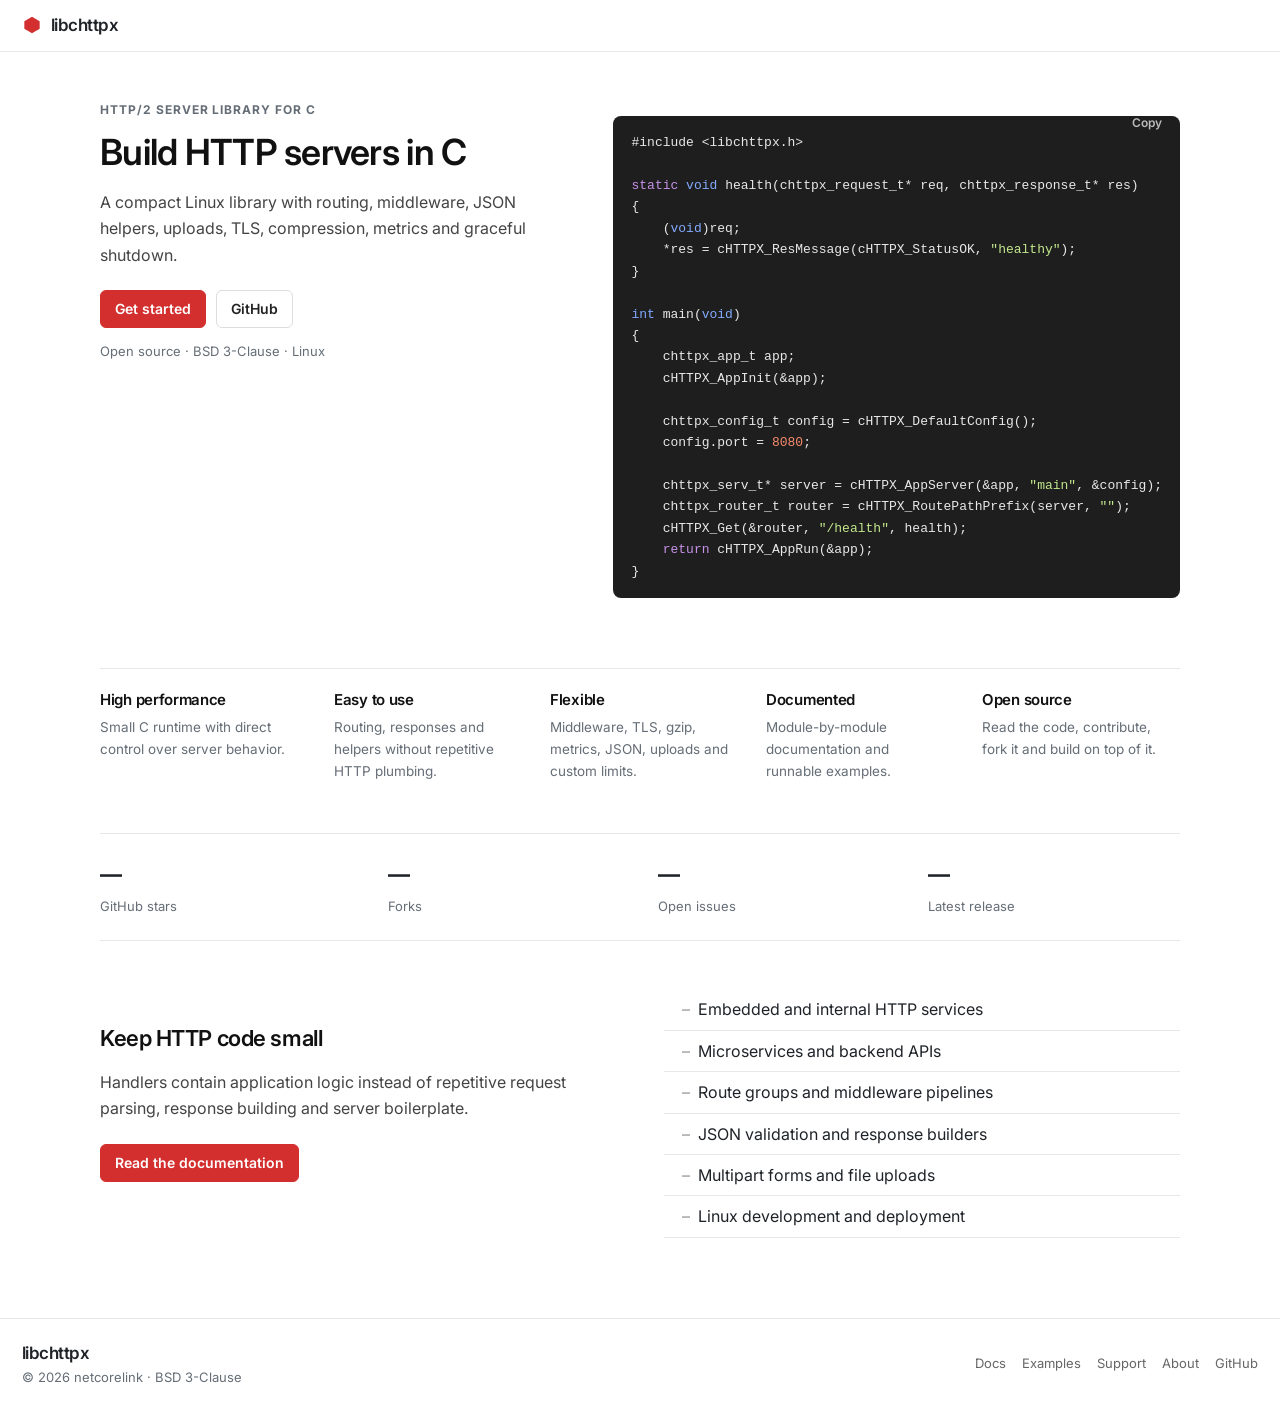
<file: docs/site/index.html>
<!doctype html>
<html lang="en">
<head>
  <meta charset="utf-8">
  <meta name="viewport" content="width=device-width, initial-scale=1">
  <title>libchttpx — HTTP servers in C</title>
  <meta name="description" content="libchttpx is a compact HTTP/2 server library for C on Linux.">
  <link rel="stylesheet" href="styles.css">
  <script src="app.js" defer></script>
</head>
<body>
  <header class="site-header">
    <a class="brand" href="index.html">
      <svg class="brand-mark" viewBox="0 0 24 24" aria-hidden="true"><path fill="#d32f2f" d="M12 2.2 21.2 7.5v9L12 21.8 2.8 16.5v-9L12 2.2z"/></svg>
      libchttpx
    </a>
    <button class="menu-button" type="button" aria-label="Open navigation" aria-expanded="false" data-menu-button>
      <span></span><span></span><span></span>
    </button>
    <nav class="site-menu" data-nav-links aria-label="Main navigation">
      <a href="index.html" data-nav-link>Home</a>
      <a href="docs.html" data-nav-link>Docs</a>
      <a href="examples.html" data-nav-link>Examples</a>
      <a href="blog.html" data-nav-link>Blog</a>
      <a href="support.html" data-nav-link>Support</a>
      <a href="about.html" data-nav-link>About</a>
      <a href="https://github.com/netcorelink/libchttpx">GitHub</a>
    </nav>
  </header>

  <main class="home">
    <section class="hero-grid">
      <div>
        <p class="eyebrow">HTTP/2 server library for C</p>
        <h1>Build HTTP servers in C</h1>
        <p class="lead">
          A compact Linux library with routing, middleware, JSON helpers, uploads,
          TLS, compression, metrics and graceful shutdown.
        </p>
        <div class="hero-actions">
          <a class="btn btn-primary" href="docs.html">Get started</a>
          <a class="btn" href="https://github.com/netcorelink/libchttpx">GitHub</a>
        </div>
        <p class="meta-line">Open source · BSD 3-Clause · Linux</p>
      </div>

      <div class="code-card">
        <div class="code-card-header">
          <button class="copy-button" type="button" data-copy-target="hero-code">Copy</button>
        </div>
        <pre id="hero-code"><code>#include &lt;libchttpx.h&gt;

static void health(chttpx_request_t* req, chttpx_response_t* res)
{
    (void)req;
    *res = cHTTPX_ResMessage(cHTTPX_StatusOK, "healthy");
}

int main(void)
{
    chttpx_app_t app;
    cHTTPX_AppInit(&amp;app);

    chttpx_config_t config = cHTTPX_DefaultConfig();
    config.port = 8080;

    chttpx_serv_t* server = cHTTPX_AppServer(&amp;app, "main", &amp;config);
    chttpx_router_t router = cHTTPX_RoutePathPrefix(server, "");
    cHTTPX_Get(&amp;router, "/health", health);
    return cHTTPX_AppRun(&amp;app);
}</code></pre>
      </div>
    </section>

    <section class="feature-grid" aria-label="Features">
      <article class="feature">
        <h3>High performance</h3>
        <p>Small C runtime with direct control over server behavior.</p>
      </article>
      <article class="feature">
        <h3>Easy to use</h3>
        <p>Routing, responses and helpers without repetitive HTTP plumbing.</p>
      </article>
      <article class="feature">
        <h3>Flexible</h3>
        <p>Middleware, TLS, gzip, metrics, JSON, uploads and custom limits.</p>
      </article>
      <article class="feature">
        <h3>Documented</h3>
        <p>Module-by-module documentation and runnable examples.</p>
      </article>
      <article class="feature">
        <h3>Open source</h3>
        <p>Read the code, contribute, fork it and build on top of it.</p>
      </article>
    </section>

    <section class="stats-wrap">
      <div class="stats-grid">
        <div class="stat">
          <span class="stat-value" data-repo-stat="stars">—</span>
          <span class="stat-label">GitHub stars</span>
        </div>
        <div class="stat">
          <span class="stat-value" data-repo-stat="forks">—</span>
          <span class="stat-label">Forks</span>
        </div>
        <div class="stat">
          <span class="stat-value" data-repo-stat="issues">—</span>
          <span class="stat-label">Open issues</span>
        </div>
        <div class="stat">
          <span class="stat-value" data-repo-stat="release">—</span>
          <span class="stat-label">Latest release</span>
        </div>
      </div>
    </section>

    <section class="two-column">
      <div>
        <h2>Keep HTTP code small</h2>
        <p class="section-copy">
          Handlers contain application logic instead of repetitive request
          parsing, response building and server boilerplate.
        </p>
        <div class="hero-actions">
          <a class="btn btn-primary" href="docs.html">Read the documentation</a>
        </div>
      </div>
      <ul class="check-list">
        <li>Embedded and internal HTTP services</li>
        <li>Microservices and backend APIs</li>
        <li>Route groups and middleware pipelines</li>
        <li>JSON validation and response builders</li>
        <li>Multipart forms and file uploads</li>
        <li>Linux development and deployment</li>
      </ul>
    </section>
  </main>

  <footer class="site-footer">
    <div class="footer-row">
      <div>
        <a class="brand" href="index.html">libchttpx</a>
        <div class="footer-copy">© <span data-year></span> netcorelink · BSD 3-Clause</div>
      </div>
      <div class="footer-links">
        <a href="docs.html">Docs</a>
        <a href="examples.html">Examples</a>
        <a href="support.html">Support</a>
        <a href="about.html">About</a>
        <a href="https://github.com/netcorelink/libchttpx">GitHub</a>
      </div>
    </div>
  </footer>
</body>
</html>
</file>
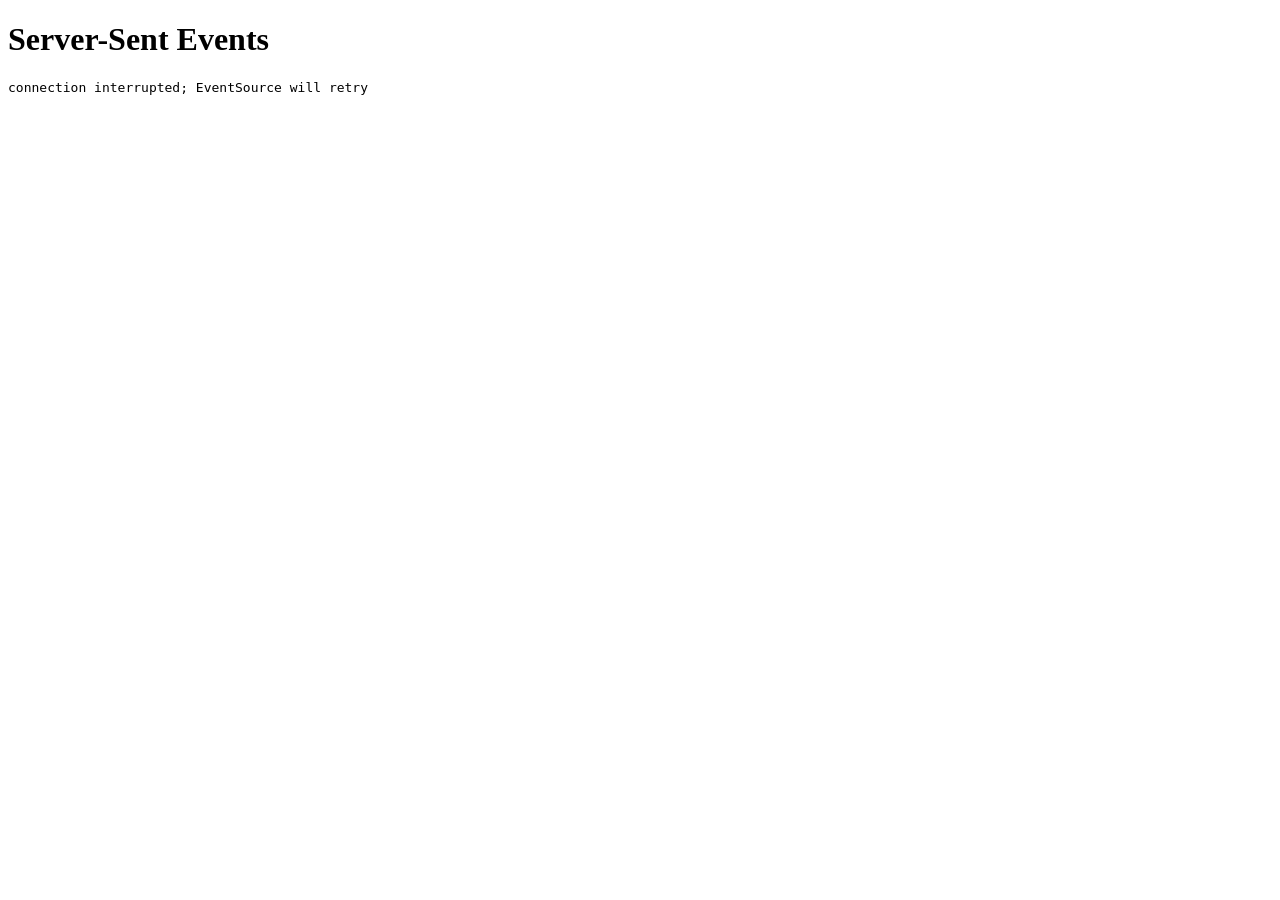
<file: example/sse_client.html>
<!doctype html>
<html lang="en">
<head>
    <meta charset="utf-8">
    <title>libchttpx SSE example</title>
</head>
<body>
    <h1>Server-Sent Events</h1>
    <pre id="events"></pre>
    <script>
        const output = document.getElementById("events");
        const source = new EventSource("http://localhost:8080/events");

        source.addEventListener("progress", (event) => {
            output.textContent += `#${event.lastEventId} ${event.data}\n`;
        });

        source.onerror = () => {
            output.textContent += "connection interrupted; EventSource will retry\n";
        };
    </script>
</body>
</html>
</file>
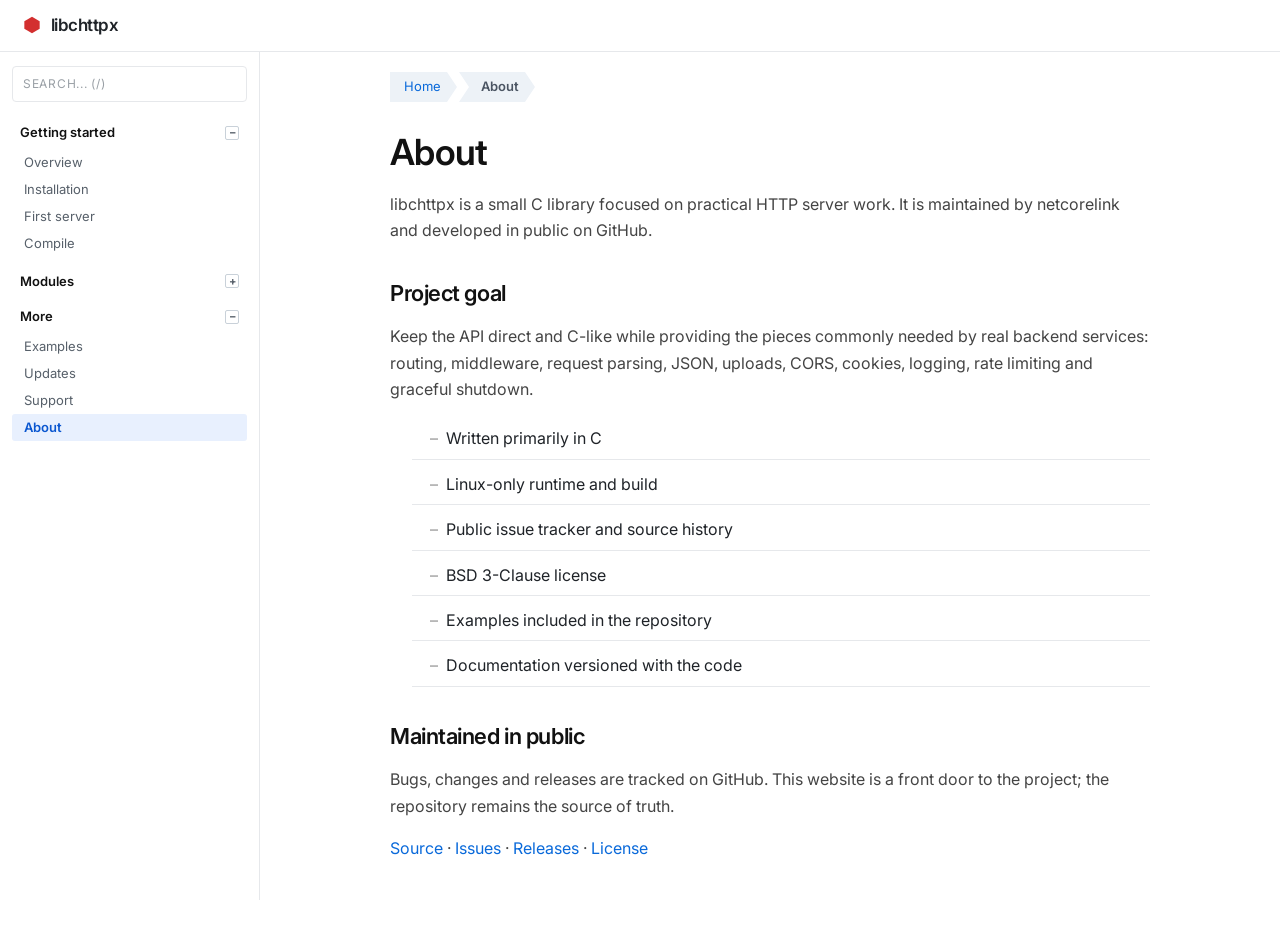
<file: docs/site/about.html>
<!doctype html>
<html lang="en">
<head>
  <meta charset="utf-8">
  <meta name="viewport" content="width=device-width, initial-scale=1">
  <title>About — libchttpx</title>
  <meta name="description" content="About libchttpx and the project goals.">
  <link rel="stylesheet" href="styles.css">
  <script src="app.js" defer></script>
</head>
<body>
  <header class="site-header">
    <a class="brand" href="index.html">
      <svg class="brand-mark" viewBox="0 0 24 24" aria-hidden="true"><path fill="#d32f2f" d="M12 2.2 21.2 7.5v9L12 21.8 2.8 16.5v-9L12 2.2z"/></svg>
      libchttpx
    </a>
    <button class="menu-button" type="button" aria-label="Open navigation" aria-expanded="false" data-menu-button>
      <span></span><span></span><span></span>
    </button>
    <nav class="site-menu" data-nav-links aria-label="Main navigation">
      <a href="index.html" data-nav-link>Home</a>
      <a href="docs.html" data-nav-link>Docs</a>
      <a href="examples.html" data-nav-link>Examples</a>
      <a href="blog.html" data-nav-link>Blog</a>
      <a href="support.html" data-nav-link>Support</a>
      <a href="about.html" data-nav-link>About</a>
      <a href="https://github.com/netcorelink/libchttpx">GitHub</a>
    </nav>
  </header>

  <div class="docs-frame">
    <aside class="docs-sidebar" data-docs-sidebar aria-label="Documentation"></aside>
    <main class="docs-main">
      <article class="docs-article">
        <nav class="crumbs" aria-label="Breadcrumb">
          <a href="index.html">Home</a>
          <span class="crumb crumb-current">About</span>
        </nav>

        <h1>About</h1>
        <p>
          libchttpx is a small C library focused on practical HTTP server work.
          It is maintained by netcorelink and developed in public on GitHub.
        </p>

        <h2>Project goal</h2>
        <p>
          Keep the API direct and C-like while providing the pieces commonly needed
          by real backend services: routing, middleware, request parsing, JSON,
          uploads, CORS, cookies, logging, rate limiting and graceful shutdown.
        </p>
        <ul class="check-list">
          <li>Written primarily in C</li>
          <li>Linux-only runtime and build</li>
          <li>Public issue tracker and source history</li>
          <li>BSD 3-Clause license</li>
          <li>Examples included in the repository</li>
          <li>Documentation versioned with the code</li>
        </ul>

        <h2>Maintained in public</h2>
        <p>
          Bugs, changes and releases are tracked on GitHub. This website is a
          front door to the project; the repository remains the source of truth.
        </p>
        <p>
          <a href="https://github.com/netcorelink/libchttpx">Source</a> ·
          <a href="https://github.com/netcorelink/libchttpx/issues">Issues</a> ·
          <a href="https://github.com/netcorelink/libchttpx/releases">Releases</a> ·
          <a href="https://github.com/netcorelink/libchttpx/blob/main/LICENSE">License</a>
        </p>
      </article>
    </main>
  </div>
</body>
</html>
</file>
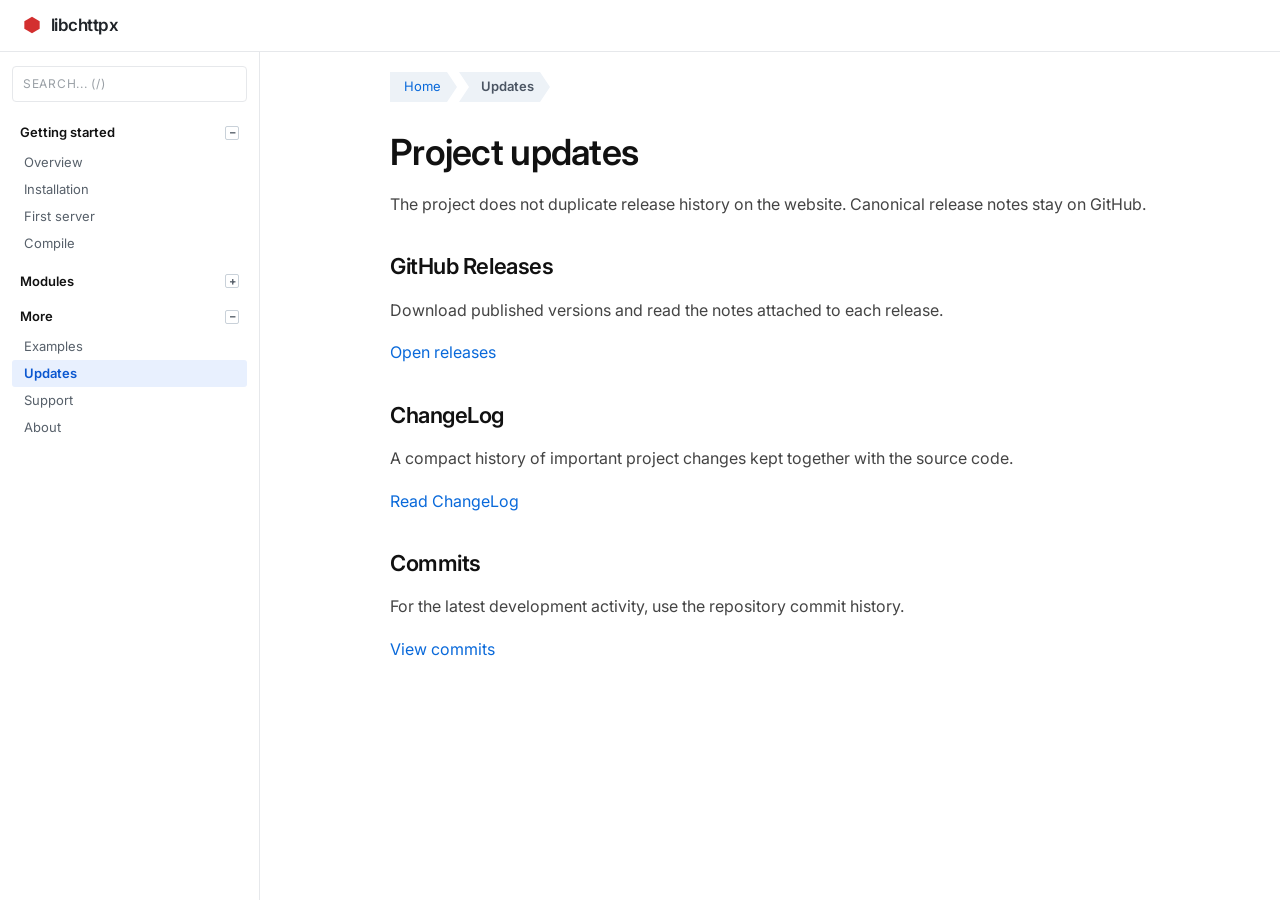
<file: docs/site/blog.html>
<!doctype html>
<html lang="en">
<head>
  <meta charset="utf-8">
  <meta name="viewport" content="width=device-width, initial-scale=1">
  <title>Project updates — libchttpx</title>
  <meta name="description" content="Release notes and project updates for libchttpx.">
  <link rel="stylesheet" href="styles.css">
  <script src="app.js" defer></script>
</head>
<body>
  <header class="site-header">
    <a class="brand" href="index.html">
      <svg class="brand-mark" viewBox="0 0 24 24" aria-hidden="true"><path fill="#d32f2f" d="M12 2.2 21.2 7.5v9L12 21.8 2.8 16.5v-9L12 2.2z"/></svg>
      libchttpx
    </a>
    <button class="menu-button" type="button" aria-label="Open navigation" aria-expanded="false" data-menu-button>
      <span></span><span></span><span></span>
    </button>
    <nav class="site-menu" data-nav-links aria-label="Main navigation">
      <a href="index.html" data-nav-link>Home</a>
      <a href="docs.html" data-nav-link>Docs</a>
      <a href="examples.html" data-nav-link>Examples</a>
      <a href="blog.html" data-nav-link>Blog</a>
      <a href="support.html" data-nav-link>Support</a>
      <a href="about.html" data-nav-link>About</a>
      <a href="https://github.com/netcorelink/libchttpx">GitHub</a>
    </nav>
  </header>

  <div class="docs-frame">
    <aside class="docs-sidebar" data-docs-sidebar aria-label="Documentation"></aside>
    <main class="docs-main">
      <article class="docs-article">
        <nav class="crumbs" aria-label="Breadcrumb">
          <a href="index.html">Home</a>
          <span class="crumb crumb-current">Updates</span>
        </nav>

        <h1>Project updates</h1>
        <p>
          The project does not duplicate release history on the website.
          Canonical release notes stay on GitHub.
        </p>

        <h2>GitHub Releases</h2>
        <p>Download published versions and read the notes attached to each release.</p>
        <p><a href="https://github.com/netcorelink/libchttpx/releases">Open releases</a></p>

        <h2>ChangeLog</h2>
        <p>A compact history of important project changes kept together with the source code.</p>
        <p><a href="https://github.com/netcorelink/libchttpx/blob/main/ChangeLog">Read ChangeLog</a></p>

        <h2>Commits</h2>
        <p>For the latest development activity, use the repository commit history.</p>
        <p><a href="https://github.com/netcorelink/libchttpx/commits/main/">View commits</a></p>
      </article>
    </main>
  </div>
</body>
</html>
</file>
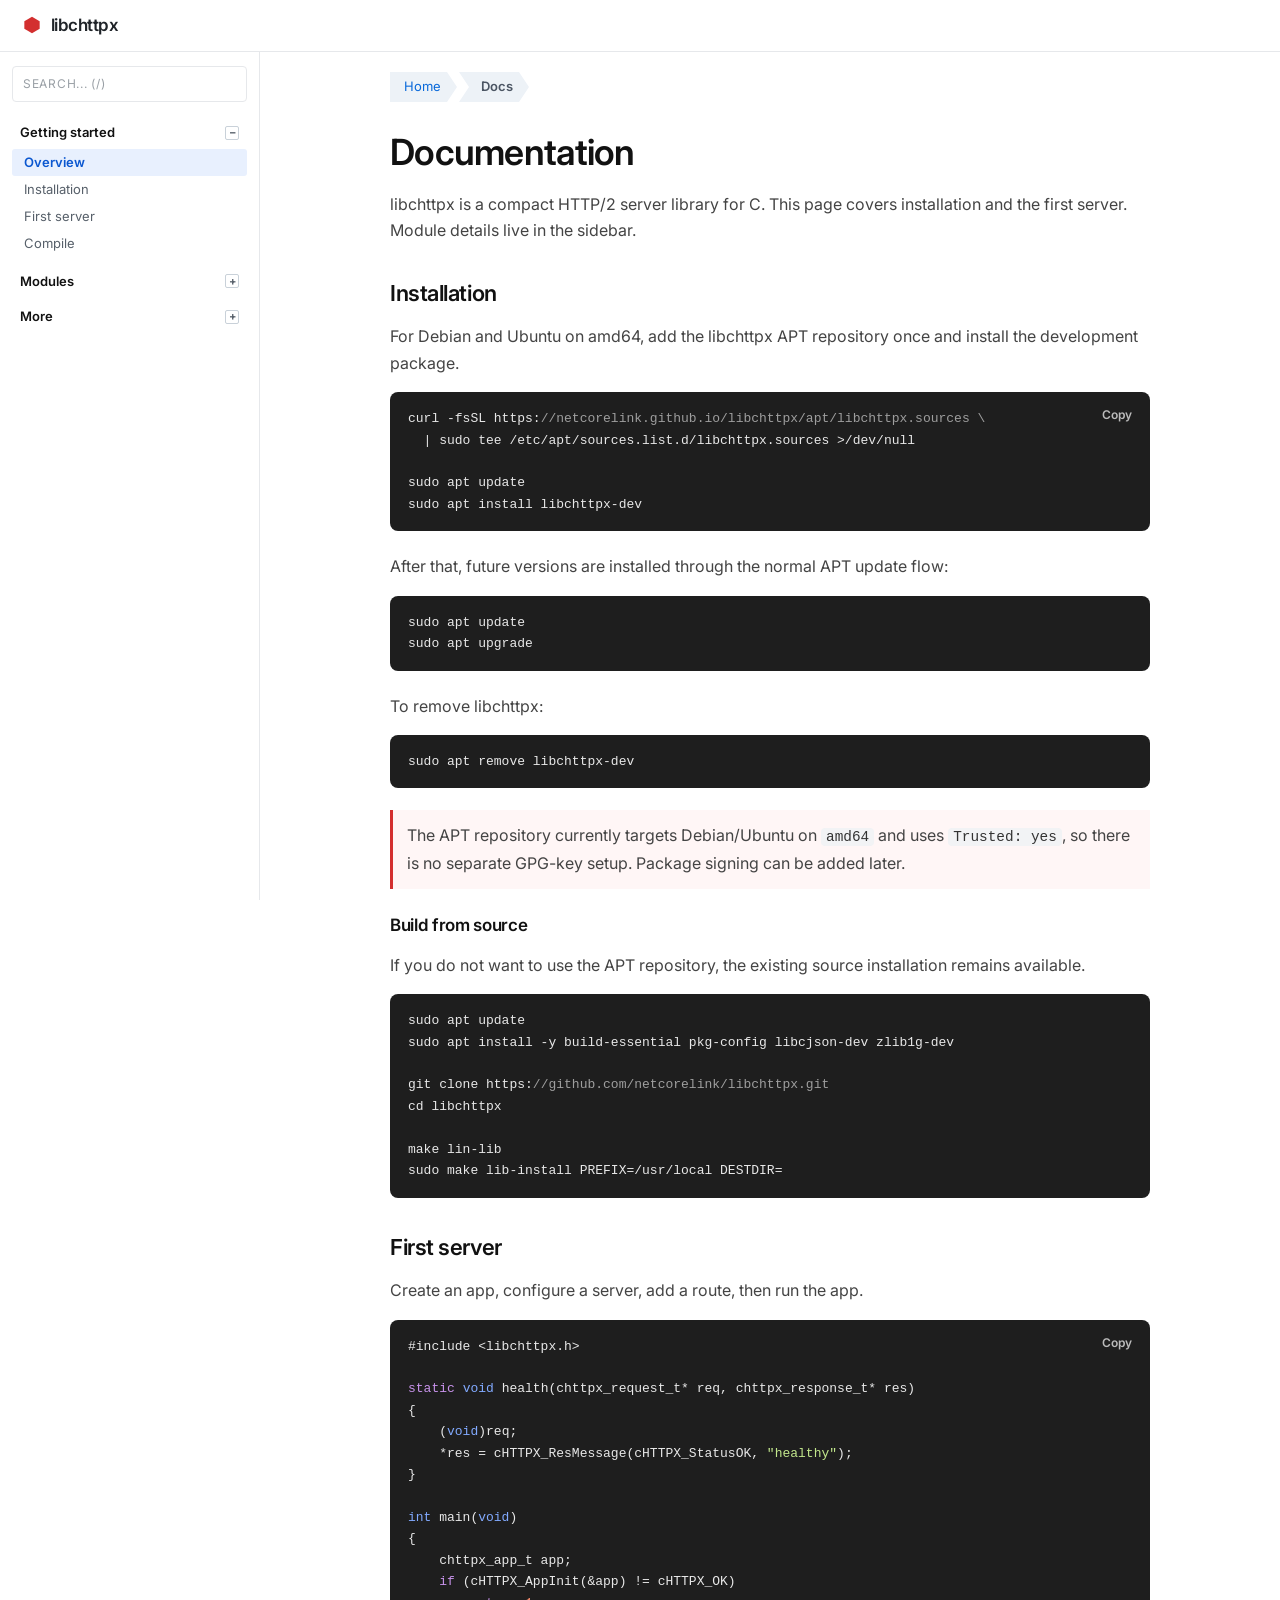
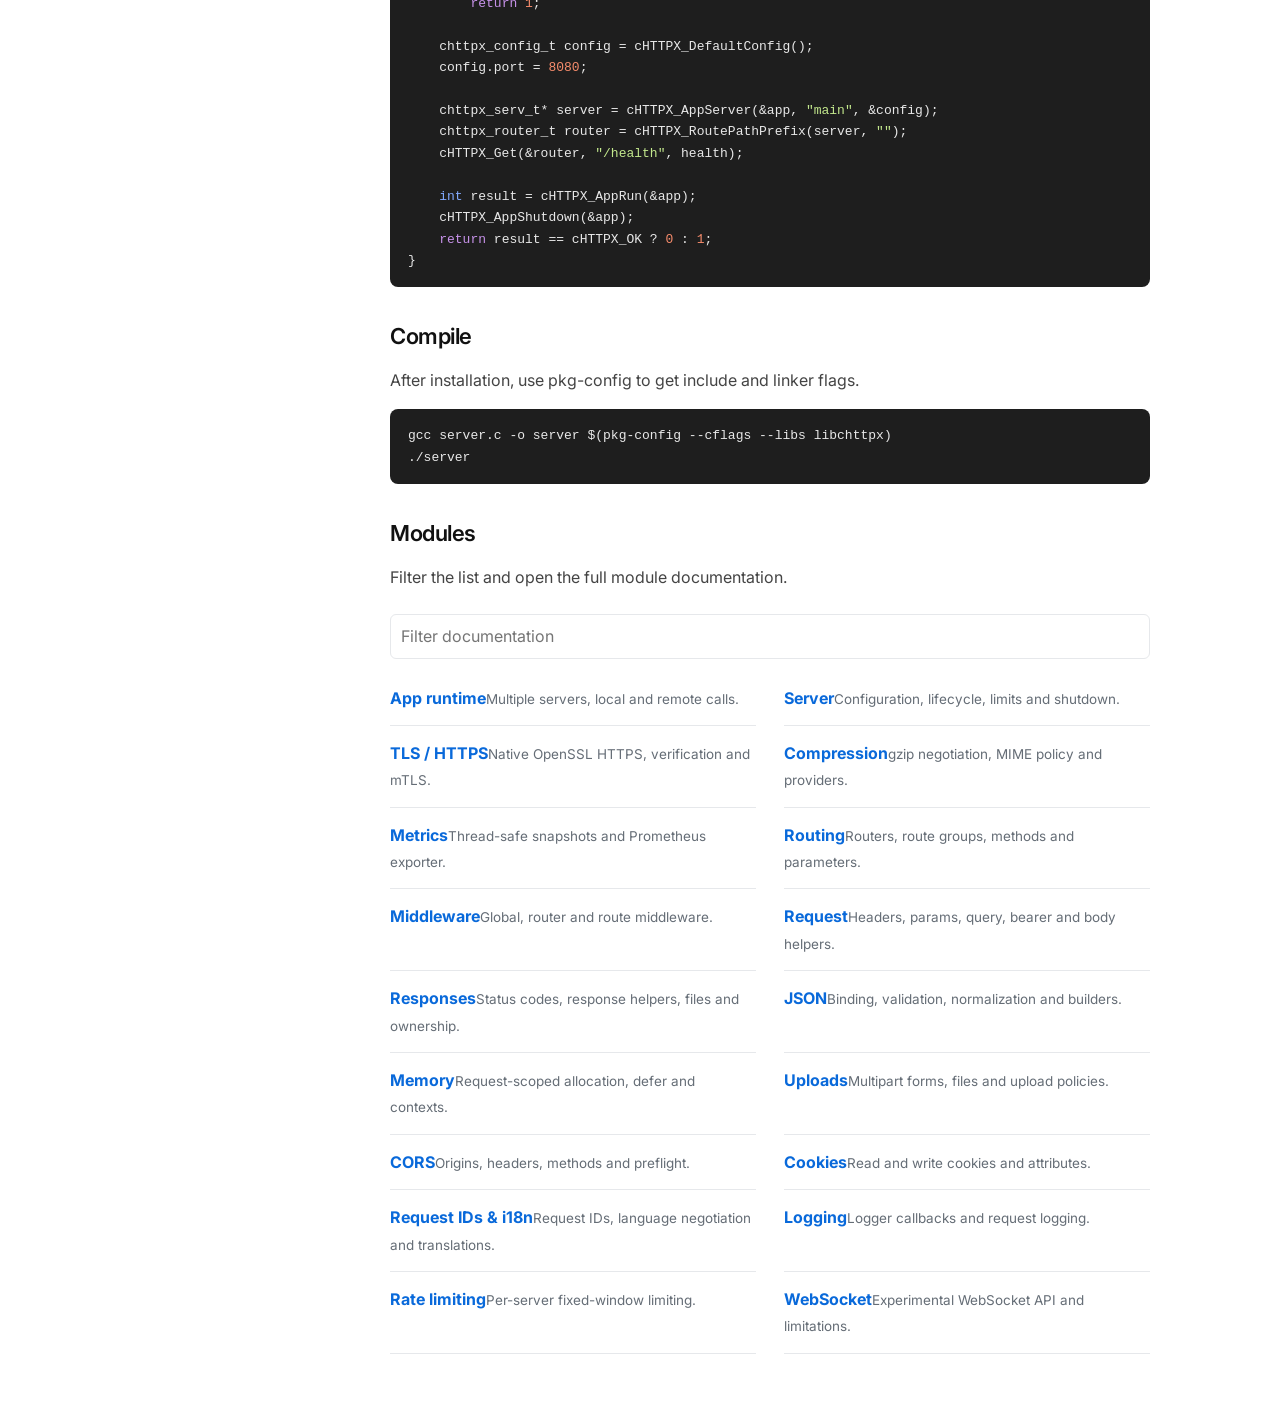
<file: docs/site/docs.html>
<!doctype html>
<html lang="en">
<head>
  <meta charset="utf-8">
  <meta name="viewport" content="width=device-width, initial-scale=1">
  <title>Documentation — libchttpx</title>
  <meta name="description" content="Getting started and module documentation for libchttpx.">
  <link rel="stylesheet" href="styles.css">
  <script src="app.js" defer></script>
</head>
<body>
  <header class="site-header">
    <a class="brand" href="index.html">
      <svg class="brand-mark" viewBox="0 0 24 24" aria-hidden="true"><path fill="#d32f2f" d="M12 2.2 21.2 7.5v9L12 21.8 2.8 16.5v-9L12 2.2z"/></svg>
      libchttpx
    </a>
    <button class="menu-button" type="button" aria-label="Open navigation" aria-expanded="false" data-menu-button>
      <span></span><span></span><span></span>
    </button>
    <nav class="site-menu" data-nav-links aria-label="Main navigation">
      <a href="index.html" data-nav-link>Home</a>
      <a href="docs.html" data-nav-link>Docs</a>
      <a href="examples.html" data-nav-link>Examples</a>
      <a href="blog.html" data-nav-link>Blog</a>
      <a href="support.html" data-nav-link>Support</a>
      <a href="about.html" data-nav-link>About</a>
      <a href="https://github.com/netcorelink/libchttpx">GitHub</a>
    </nav>
  </header>

  <div class="docs-frame">
    <aside class="docs-sidebar" data-docs-sidebar aria-label="Documentation"></aside>

    <main class="docs-main">
      <article class="docs-article">
        <nav class="crumbs" aria-label="Breadcrumb">
          <a href="index.html">Home</a>
          <span class="crumb crumb-current">Docs</span>
        </nav>

        <h1>Documentation</h1>
        <p>
          libchttpx is a compact HTTP/2 server library for C. This page covers
          installation and the first server. Module details live in the sidebar.
        </p>

        <h2 id="install">Installation</h2>
        <p>For Debian and Ubuntu on amd64, add the libchttpx APT repository once and install the development package.</p>
        <div class="code-card">
          <div class="code-card-header">
            <button class="copy-button" type="button" data-copy-target="install-code">Copy</button>
          </div>
          <pre id="install-code"><code>curl -fsSL https://netcorelink.github.io/libchttpx/apt/libchttpx.sources \
  | sudo tee /etc/apt/sources.list.d/libchttpx.sources >/dev/null

sudo apt update
sudo apt install libchttpx-dev</code></pre>
        </div>

        <p>After that, future versions are installed through the normal APT update flow:</p>
        <pre id="update-code"><code>sudo apt update
sudo apt upgrade</code></pre>

        <p>To remove libchttpx:</p>
        <pre id="remove-code"><code>sudo apt remove libchttpx-dev</code></pre>

        <p class="notice">The APT repository currently targets Debian/Ubuntu on <code>amd64</code> and uses <code>Trusted: yes</code>, so there is no separate GPG-key setup. Package signing can be added later.</p>

        <h3>Build from source</h3>
        <p>If you do not want to use the APT repository, the existing source installation remains available.</p>
        <pre id="source-install-code"><code>sudo apt update
sudo apt install -y build-essential pkg-config libcjson-dev zlib1g-dev

git clone https://github.com/netcorelink/libchttpx.git
cd libchttpx

make lin-lib
sudo make lib-install PREFIX=/usr/local DESTDIR=</code></pre>

        <h2 id="first-server">First server</h2>
        <p>Create an app, configure a server, add a route, then run the app.</p>
        <div class="code-card">
          <div class="code-card-header">
            <button class="copy-button" type="button" data-copy-target="first-server-code">Copy</button>
          </div>
          <pre id="first-server-code"><code>#include &lt;libchttpx.h&gt;

static void health(chttpx_request_t* req, chttpx_response_t* res)
{
    (void)req;
    *res = cHTTPX_ResMessage(cHTTPX_StatusOK, "healthy");
}

int main(void)
{
    chttpx_app_t app;
    if (cHTTPX_AppInit(&amp;app) != cHTTPX_OK)
        return 1;

    chttpx_config_t config = cHTTPX_DefaultConfig();
    config.port = 8080;

    chttpx_serv_t* server = cHTTPX_AppServer(&amp;app, "main", &amp;config);
    chttpx_router_t router = cHTTPX_RoutePathPrefix(server, "");
    cHTTPX_Get(&amp;router, "/health", health);

    int result = cHTTPX_AppRun(&amp;app);
    cHTTPX_AppShutdown(&amp;app);
    return result == cHTTPX_OK ? 0 : 1;
}</code></pre>
        </div>

        <h2 id="compile">Compile</h2>
        <p>After installation, use pkg-config to get include and linker flags.</p>
        <pre id="compile-code"><code>gcc server.c -o server $(pkg-config --cflags --libs libchttpx)
./server</code></pre>

        <h2 id="modules">Modules</h2>
        <p>Filter the list and open the full module documentation.</p>
        <input class="search-box" type="search" placeholder="Filter documentation" aria-label="Filter documentation" data-doc-filter>

        <div class="module-grid">
          <a class="module-link" data-doc-item href="module.html?name=app"><strong>App runtime</strong><span>Multiple servers, local and remote calls.</span></a>
          <a class="module-link" data-doc-item href="module.html?name=server"><strong>Server</strong><span>Configuration, lifecycle, limits and shutdown.</span></a>
          <a class="module-link" data-doc-item href="module.html?name=tls"><strong>TLS / HTTPS</strong><span>Native OpenSSL HTTPS, verification and mTLS.</span></a>
          <a class="module-link" data-doc-item href="module.html?name=compression"><strong>Compression</strong><span>gzip negotiation, MIME policy and providers.</span></a>
          <a class="module-link" data-doc-item href="module.html?name=metrics"><strong>Metrics</strong><span>Thread-safe snapshots and Prometheus exporter.</span></a>
          <a class="module-link" data-doc-item href="module.html?name=routing"><strong>Routing</strong><span>Routers, route groups, methods and parameters.</span></a>
          <a class="module-link" data-doc-item href="module.html?name=middleware"><strong>Middleware</strong><span>Global, router and route middleware.</span></a>
          <a class="module-link" data-doc-item href="module.html?name=request"><strong>Request</strong><span>Headers, params, query, bearer and body helpers.</span></a>
          <a class="module-link" data-doc-item href="module.html?name=responses"><strong>Responses</strong><span>Status codes, response helpers, files and ownership.</span></a>
          <a class="module-link" data-doc-item href="module.html?name=json"><strong>JSON</strong><span>Binding, validation, normalization and builders.</span></a>
          <a class="module-link" data-doc-item href="module.html?name=memory"><strong>Memory</strong><span>Request-scoped allocation, defer and contexts.</span></a>
          <a class="module-link" data-doc-item href="module.html?name=uploads"><strong>Uploads</strong><span>Multipart forms, files and upload policies.</span></a>
          <a class="module-link" data-doc-item href="module.html?name=cors"><strong>CORS</strong><span>Origins, headers, methods and preflight.</span></a>
          <a class="module-link" data-doc-item href="module.html?name=cookies"><strong>Cookies</strong><span>Read and write cookies and attributes.</span></a>
          <a class="module-link" data-doc-item href="module.html?name=i18n"><strong>Request IDs &amp; i18n</strong><span>Request IDs, language negotiation and translations.</span></a>
          <a class="module-link" data-doc-item href="module.html?name=logging"><strong>Logging</strong><span>Logger callbacks and request logging.</span></a>
          <a class="module-link" data-doc-item href="module.html?name=rate-limiting"><strong>Rate limiting</strong><span>Per-server fixed-window limiting.</span></a>
          <a class="module-link" data-doc-item href="module.html?name=websocket"><strong>WebSocket</strong><span>Experimental WebSocket API and limitations.</span></a>
        </div>
      </article>
    </main>
  </div>
</body>
</html>
</file>
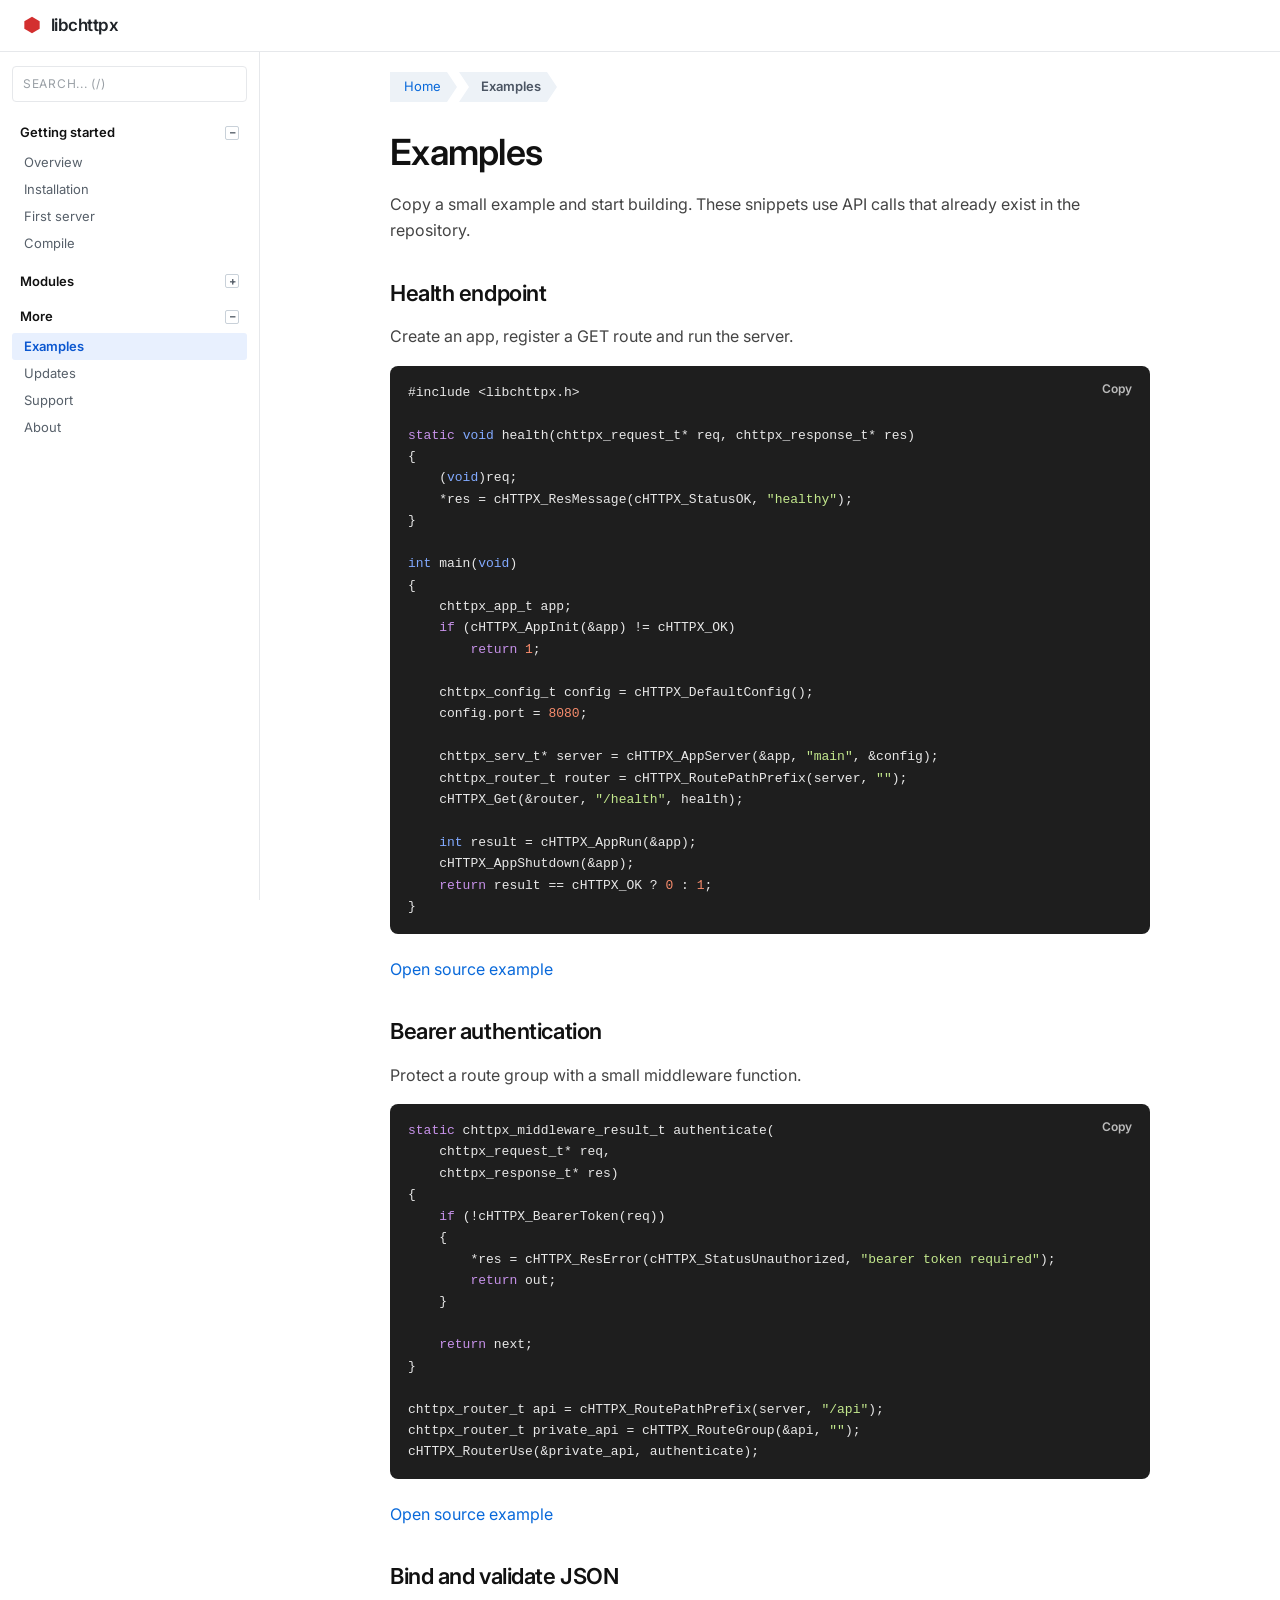
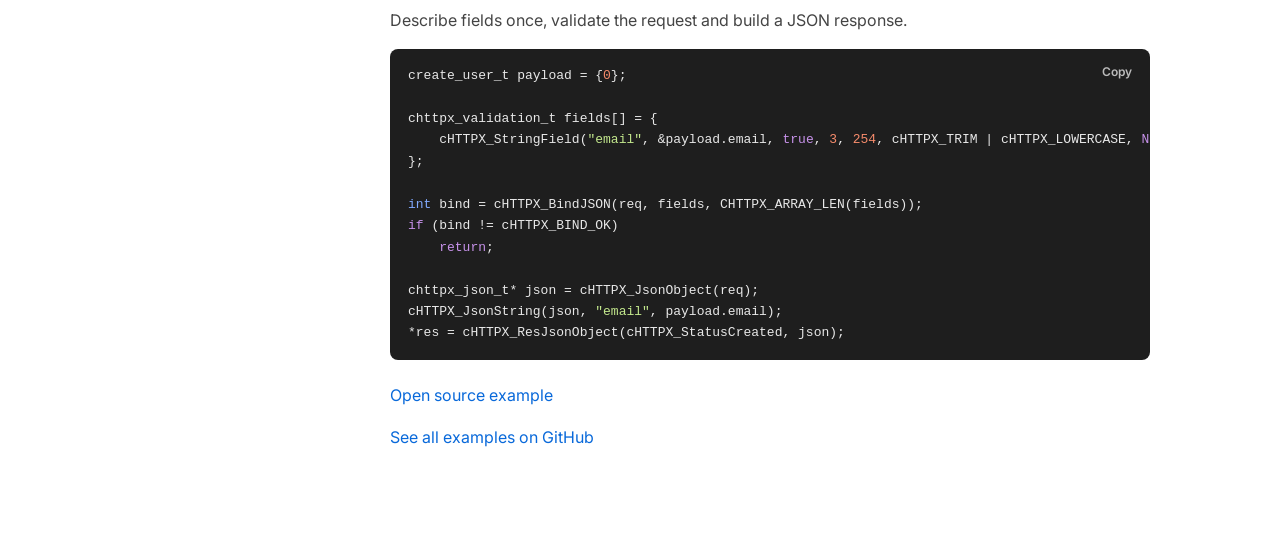
<file: docs/site/examples.html>
<!doctype html>
<html lang="en">
<head>
  <meta charset="utf-8">
  <meta name="viewport" content="width=device-width, initial-scale=1">
  <title>Examples — libchttpx</title>
  <meta name="description" content="Small examples for libchttpx routing, middleware and JSON APIs.">
  <link rel="stylesheet" href="styles.css">
  <script src="app.js" defer></script>
</head>
<body>
  <header class="site-header">
    <a class="brand" href="index.html">
      <svg class="brand-mark" viewBox="0 0 24 24" aria-hidden="true"><path fill="#d32f2f" d="M12 2.2 21.2 7.5v9L12 21.8 2.8 16.5v-9L12 2.2z"/></svg>
      libchttpx
    </a>
    <button class="menu-button" type="button" aria-label="Open navigation" aria-expanded="false" data-menu-button>
      <span></span><span></span><span></span>
    </button>
    <nav class="site-menu" data-nav-links aria-label="Main navigation">
      <a href="index.html" data-nav-link>Home</a>
      <a href="docs.html" data-nav-link>Docs</a>
      <a href="examples.html" data-nav-link>Examples</a>
      <a href="blog.html" data-nav-link>Blog</a>
      <a href="support.html" data-nav-link>Support</a>
      <a href="about.html" data-nav-link>About</a>
      <a href="https://github.com/netcorelink/libchttpx">GitHub</a>
    </nav>
  </header>

  <div class="docs-frame">
    <aside class="docs-sidebar" data-docs-sidebar aria-label="Documentation"></aside>
    <main class="docs-main">
      <article class="docs-article">
        <nav class="crumbs" aria-label="Breadcrumb">
          <a href="index.html">Home</a>
          <span class="crumb crumb-current">Examples</span>
        </nav>

        <h1>Examples</h1>
        <p>Copy a small example and start building. These snippets use API calls that already exist in the repository.</p>

        <h2 id="health">Health endpoint</h2>
        <p>Create an app, register a GET route and run the server.</p>
        <div class="code-card">
          <div class="code-card-header">
            <button class="copy-button" type="button" data-copy-target="example-basic">Copy</button>
          </div>
          <pre id="example-basic"><code>#include &lt;libchttpx.h&gt;

static void health(chttpx_request_t* req, chttpx_response_t* res)
{
    (void)req;
    *res = cHTTPX_ResMessage(cHTTPX_StatusOK, "healthy");
}

int main(void)
{
    chttpx_app_t app;
    if (cHTTPX_AppInit(&amp;app) != cHTTPX_OK)
        return 1;

    chttpx_config_t config = cHTTPX_DefaultConfig();
    config.port = 8080;

    chttpx_serv_t* server = cHTTPX_AppServer(&amp;app, "main", &amp;config);
    chttpx_router_t router = cHTTPX_RoutePathPrefix(server, "");
    cHTTPX_Get(&amp;router, "/health", health);

    int result = cHTTPX_AppRun(&amp;app);
    cHTTPX_AppShutdown(&amp;app);
    return result == cHTTPX_OK ? 0 : 1;
}</code></pre>
        </div>
        <p><a href="https://github.com/netcorelink/libchttpx/blob/main/example/basic.c">Open source example</a></p>

        <h2 id="middleware">Bearer authentication</h2>
        <p>Protect a route group with a small middleware function.</p>
        <div class="code-card">
          <div class="code-card-header">
            <button class="copy-button" type="button" data-copy-target="example-middleware">Copy</button>
          </div>
          <pre id="example-middleware"><code>static chttpx_middleware_result_t authenticate(
    chttpx_request_t* req,
    chttpx_response_t* res)
{
    if (!cHTTPX_BearerToken(req))
    {
        *res = cHTTPX_ResError(cHTTPX_StatusUnauthorized, "bearer token required");
        return out;
    }

    return next;
}

chttpx_router_t api = cHTTPX_RoutePathPrefix(server, "/api");
chttpx_router_t private_api = cHTTPX_RouteGroup(&amp;api, "");
cHTTPX_RouterUse(&amp;private_api, authenticate);</code></pre>
        </div>
        <p><a href="https://github.com/netcorelink/libchttpx/blob/main/example/middleware.c">Open source example</a></p>

        <h2 id="json">Bind and validate JSON</h2>
        <p>Describe fields once, validate the request and build a JSON response.</p>
        <div class="code-card">
          <div class="code-card-header">
            <button class="copy-button" type="button" data-copy-target="example-json">Copy</button>
          </div>
          <pre id="example-json"><code>create_user_t payload = {0};

chttpx_validation_t fields[] = {
    cHTTPX_StringField("email", &amp;payload.email, true, 3, 254, cHTTPX_TRIM | cHTTPX_LOWERCASE, NULL)
};

int bind = cHTTPX_BindJSON(req, fields, CHTTPX_ARRAY_LEN(fields));
if (bind != cHTTPX_BIND_OK)
    return;

chttpx_json_t* json = cHTTPX_JsonObject(req);
cHTTPX_JsonString(json, "email", payload.email);
*res = cHTTPX_ResJsonObject(cHTTPX_StatusCreated, json);</code></pre>
        </div>
        <p><a href="https://github.com/netcorelink/libchttpx/blob/main/example/json.c">Open source example</a></p>
        <p><a href="https://github.com/netcorelink/libchttpx/tree/main/example">See all examples on GitHub</a></p>
      </article>
    </main>
  </div>
</body>
</html>
</file>
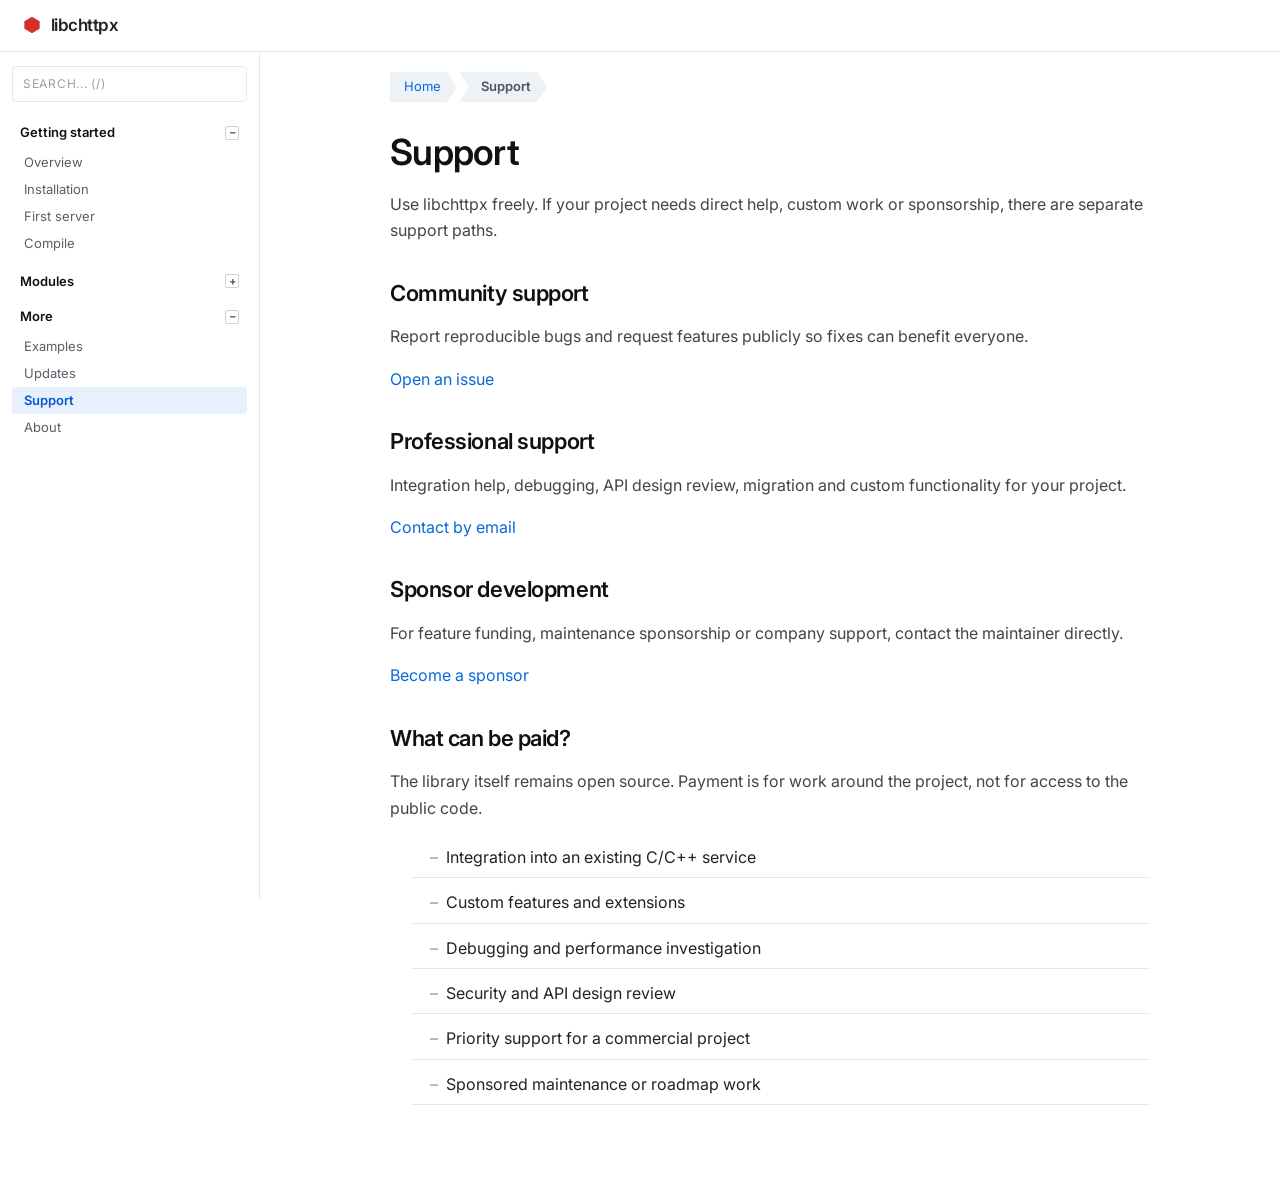
<file: docs/site/support.html>
<!doctype html>
<html lang="en">
<head>
  <meta charset="utf-8">
  <meta name="viewport" content="width=device-width, initial-scale=1">
  <title>Support — libchttpx</title>
  <meta name="description" content="Community support, sponsorship and professional help for libchttpx.">
  <link rel="stylesheet" href="styles.css">
  <script src="app.js" defer></script>
</head>
<body>
  <header class="site-header">
    <a class="brand" href="index.html">
      <svg class="brand-mark" viewBox="0 0 24 24" aria-hidden="true"><path fill="#d32f2f" d="M12 2.2 21.2 7.5v9L12 21.8 2.8 16.5v-9L12 2.2z"/></svg>
      libchttpx
    </a>
    <button class="menu-button" type="button" aria-label="Open navigation" aria-expanded="false" data-menu-button>
      <span></span><span></span><span></span>
    </button>
    <nav class="site-menu" data-nav-links aria-label="Main navigation">
      <a href="index.html" data-nav-link>Home</a>
      <a href="docs.html" data-nav-link>Docs</a>
      <a href="examples.html" data-nav-link>Examples</a>
      <a href="blog.html" data-nav-link>Blog</a>
      <a href="support.html" data-nav-link>Support</a>
      <a href="about.html" data-nav-link>About</a>
      <a href="https://github.com/netcorelink/libchttpx">GitHub</a>
    </nav>
  </header>

  <div class="docs-frame">
    <aside class="docs-sidebar" data-docs-sidebar aria-label="Documentation"></aside>
    <main class="docs-main">
      <article class="docs-article">
        <nav class="crumbs" aria-label="Breadcrumb">
          <a href="index.html">Home</a>
          <span class="crumb crumb-current">Support</span>
        </nav>

        <h1>Support</h1>
        <p>
          Use libchttpx freely. If your project needs direct help, custom work
          or sponsorship, there are separate support paths.
        </p>

        <h2 id="community">Community support</h2>
        <p>Report reproducible bugs and request features publicly so fixes can benefit everyone.</p>
        <p><a href="https://github.com/netcorelink/libchttpx/issues/new/choose">Open an issue</a></p>

        <h2 id="commercial">Professional support</h2>
        <p>Integration help, debugging, API design review, migration and custom functionality for your project.</p>
        <p><a href="mailto:aworkprogramm@gmail.com?subject=libchttpx%20professional%20support">Contact by email</a></p>

        <h2 id="sponsor">Sponsor development</h2>
        <p>For feature funding, maintenance sponsorship or company support, contact the maintainer directly.</p>
        <p><a href="mailto:aworkprogramm@gmail.com?subject=libchttpx%20sponsorship">Become a sponsor</a></p>

        <h2>What can be paid?</h2>
        <p>The library itself remains open source. Payment is for work around the project, not for access to the public code.</p>
        <ul class="check-list">
          <li>Integration into an existing C/C++ service</li>
          <li>Custom features and extensions</li>
          <li>Debugging and performance investigation</li>
          <li>Security and API design review</li>
          <li>Priority support for a commercial project</li>
          <li>Sponsored maintenance or roadmap work</li>
        </ul>
      </article>
    </main>
  </div>
</body>
</html>
</file>
<file: docs/site/styles.css>
@import url("https://fonts.googleapis.com/css2?family=Inter:wght@400;500;600;700&display=swap");

:root {
  --bg: #ffffff;
  --text: #1f2328;
  --muted: #656d76;
  --border: #e6e8eb;
  --crumb: #edf2f7;
  --crumb-active: #dce6f0;
  --nav-active: #e8f0fe;
  --accent: #d32f2f;
  --accent-hover: #b71c1c;
  --link: #0969da;
  --code-bg: #1e1e1e;
  --code-text: #e8e8e8;
  --header-h: 52px;
  --sidebar-w: 260px;
  --content: 760px;
}

* {
  box-sizing: border-box;
}

html {
  scroll-behavior: smooth;
}

body {
  margin: 0;
  background: var(--bg);
  color: var(--text);
  font-family: Inter, ui-sans-serif, system-ui, -apple-system, "Segoe UI", sans-serif;
  font-size: 16px;
  line-height: 1.65;
}

a {
  color: inherit;
  text-decoration: none;
}

button,
input {
  font: inherit;
}

img {
  max-width: 100%;
}

.site-header {
  position: sticky;
  top: 0;
  z-index: 40;
  display: flex;
  align-items: center;
  justify-content: space-between;
  height: var(--header-h);
  padding: 0 22px;
  background: #fff;
  border-bottom: 1px solid var(--border);
}

.site-header .site-menu {
  position: absolute;
}

.brand {
  display: inline-flex;
  align-items: center;
  gap: 9px;
  font-size: 17px;
  font-weight: 600;
  letter-spacing: -0.03em;
}

.brand-mark {
  display: block;
  width: 20px;
  height: 20px;
  flex: 0 0 20px;
}

.menu-button {
  display: inline-flex;
  flex-direction: column;
  justify-content: center;
  gap: 5px;
  width: 36px;
  height: 36px;
  padding: 8px;
  border: 0;
  background: transparent;
  cursor: pointer;
}

.menu-button span {
  display: block;
  height: 1.5px;
  background: #333;
}

.site-menu {
  display: none;
  position: absolute;
  top: var(--header-h);
  right: 12px;
  min-width: 200px;
  padding: 8px;
  border: 1px solid var(--border);
  background: #fff;
  z-index: 50;
}

.site-menu.open {
  display: block;
}

.site-menu a {
  display: block;
  padding: 8px 10px;
  color: #444;
  font-size: 14px;
}

.site-menu a:hover,
.site-menu a.active {
  background: #f4f4f4;
  color: #111;
}

.docs-frame {
  display: grid;
  grid-template-columns: var(--sidebar-w) minmax(0, 1fr);
  min-height: calc(100vh - var(--header-h));
}

.docs-sidebar {
  position: sticky;
  top: var(--header-h);
  height: calc(100vh - var(--header-h));
  overflow: auto;
  padding: 14px 12px 40px;
  border-right: 1px solid var(--border);
  background: var(--bg);
}

.sidebar-search {
  width: 100%;
  margin: 0 0 14px;
  padding: 7px 10px;
  border: 1px solid var(--border);
  border-radius: 4px;
  background: #fff;
  color: var(--text);
  font-size: 12px;
  letter-spacing: 0.02em;
  outline: none;
}

.sidebar-search::placeholder {
  color: #9aa0a6;
  text-transform: uppercase;
  letter-spacing: 0.06em;
}

.sidebar-search:focus {
  border-color: #b8c4d0;
}

.nav-group {
  margin-bottom: 2px;
}

.nav-group-toggle {
  display: flex;
  width: 100%;
  align-items: center;
  justify-content: space-between;
  gap: 8px;
  margin: 0;
  padding: 6px 8px;
  border: 0;
  background: transparent;
  color: #111;
  font-size: 13px;
  font-weight: 600;
  text-align: left;
  cursor: pointer;
}

.nav-group-toggle:hover {
  background: #f6f8fa;
}

.nav-toggle-icon {
  display: inline-grid;
  width: 14px;
  height: 14px;
  place-items: center;
  border: 1px solid #c9d1d9;
  border-radius: 2px;
  color: #57606a;
  font-size: 11px;
  font-weight: 700;
  line-height: 1;
  flex: 0 0 14px;
}

.nav-group-items {
  display: none;
  padding: 0 0 6px;
}

.nav-group.open .nav-group-items {
  display: block;
}

.nav-group.open .nav-toggle-icon::before {
  content: "−";
}

.nav-group:not(.open) .nav-toggle-icon::before {
  content: "+";
}

.docs-sidebar a {
  display: block;
  padding: 4px 8px 4px 12px;
  color: #57606a;
  font-size: 13px;
  line-height: 1.45;
  border-radius: 3px;
}

.docs-sidebar a:hover {
  color: #111;
  background: #f6f8fa;
}

.docs-sidebar a.active {
  color: #0b57d0;
  font-weight: 600;
  background: var(--nav-active);
}

.docs-sidebar .nav-child {
  padding-left: 24px;
  font-size: 12.5px;
}

.docs-main {
  min-width: 0;
}

.docs-article {
  width: min(100% - 56px, var(--content));
  margin: 0 auto;
  padding: 20px 0 72px;
}

.crumbs {
  display: flex;
  flex-wrap: wrap;
  align-items: stretch;
  margin: 0 0 28px;
  font-size: 13px;
}

.crumbs a,
.crumbs span.crumb {
  position: relative;
  display: inline-flex;
  align-items: center;
  height: 30px;
  margin-right: 2px;
  padding: 0 16px 0 22px;
  background: var(--crumb);
  color: #4b5563;
  white-space: nowrap;
  clip-path: polygon(0 0, calc(100% - 10px) 0, 100% 50%, calc(100% - 10px) 100%, 0 100%, 10px 50%);
}

.crumbs a:first-child,
.crumbs span.crumb:first-child {
  padding-left: 14px;
  clip-path: polygon(0 0, calc(100% - 10px) 0, 100% 50%, calc(100% - 10px) 100%, 0 100%);
}

.crumbs .crumb-current {
  background: var(--crumb-active);
  color: #111;
  font-weight: 600;
}

.crumbs a:hover {
  color: #111;
  filter: brightness(0.98);
}

h1,
h2,
h3,
h4 {
  color: #111;
  line-height: 1.25;
  letter-spacing: -0.02em;
  font-weight: 600;
}

h1 {
  margin: 0 0 14px;
  font-size: clamp(28px, 4vw, 36px);
}

h2 {
  margin: 36px 0 12px;
  font-size: 22px;
  scroll-margin-top: 76px;
}

h3 {
  margin: 26px 0 10px;
  font-size: 17px;
  scroll-margin-top: 76px;
}

.lead,
.page-lead,
.section-copy,
.docs-article > p,
.doc-article p,
.docs-content p {
  color: #444;
}

.lead,
.page-lead {
  max-width: 680px;
  margin: 0 0 22px;
}

pre,
.code-card pre,
.doc-article pre,
.docs-article pre {
  margin: 16px 0 22px;
  padding: 16px 18px;
  overflow: auto;
  border: 0;
  border-radius: 8px;
  background: var(--code-bg);
  color: var(--code-text);
  font: 13px/1.65 ui-monospace, SFMono-Regular, Menlo, Consolas, monospace;
}

code,
.inline-code {
  font-family: ui-monospace, SFMono-Regular, Menlo, Consolas, monospace;
}

p code,
li code,
td code,
.inline-code {
  padding: 1px 5px;
  border-radius: 4px;
  background: #f2f3f5;
  color: #333;
  font-size: 0.9em;
}

pre code,
.doc-article pre code,
.docs-article pre code {
  padding: 0;
  background: transparent;
  color: inherit;
  font-size: inherit;
}

.token-kw { color: #c792ea; }
.token-type { color: #82aaff; }
.token-str { color: #c3e88d; }
.token-cm { color: #9e9e9e; }
.token-num { color: #f78c6c; }
.token-fn { color: #82aaff; }

pre code {
  display: block;
  min-width: max-content;
}

.code-card {
  position: relative;
}

.code-card-header {
  position: absolute;
  top: 8px;
  right: 12px;
  z-index: 1;
  margin: 0;
}

.copy-button {
  border: 0;
  background: transparent;
  color: var(--muted);
  cursor: pointer;
  font-size: 12px;
  font-weight: 600;
}

.copy-button:hover {
  color: #111;
}

.code-card .copy-button {
  color: #bbb;
}

.code-card .copy-button:hover {
  color: #fff;
}

pre {
  position: relative;
}

.home {
  width: min(calc(100% - 48px), 1080px);
  margin: 0 auto;
  padding: 48px 0 80px;
}

.hero-grid {
  display: grid;
  grid-template-columns: 1fr 1.05fr;
  gap: 48px;
  align-items: start;
}

.eyebrow {
  margin: 0 0 10px;
  color: var(--muted);
  font-size: 12px;
  font-weight: 700;
  letter-spacing: 0.08em;
  text-transform: uppercase;
}

.hero-actions,
.meta-row {
  display: flex;
  flex-wrap: wrap;
  gap: 10px;
  margin: 22px 0 0;
}

.meta-line,
.muted,
.footer-copy {
  color: var(--muted);
  font-size: 13px;
}

.btn {
  display: inline-flex;
  min-height: 38px;
  align-items: center;
  justify-content: center;
  padding: 0 14px;
  border: 1px solid #ddd;
  border-radius: 6px;
  background: #fff;
  color: #222;
  font-size: 14px;
  font-weight: 600;
  cursor: pointer;
}

.btn:hover {
  border-color: #bbb;
}

.btn-primary {
  border-color: var(--accent);
  background: var(--accent);
  color: #fff;
}

.btn-primary:hover {
  border-color: var(--accent-hover);
  background: var(--accent-hover);
}

.btn-small {
  min-height: 32px;
  padding: 0 11px;
  font-size: 13px;
}

.feature-grid,
.card-grid,
.stats-grid,
.module-grid {
  display: grid;
  gap: 0;
}

.feature-grid {
  grid-template-columns: repeat(5, 1fr);
  margin: 48px 0 0;
  border-top: 1px solid var(--border);
}

.feature,
.stat,
.card,
.module-link,
.example-card,
.post {
  padding: 22px 18px 22px 0;
}

.feature + .feature,
.stat + .stat {
  padding-left: 18px;
}

.feature h3,
.card h3 {
  margin: 0 0 6px;
  font-size: 15px;
}

.feature p,
.card p,
.module-link span {
  margin: 0;
  color: var(--muted);
  font-size: 13.5px;
}

.stats-wrap {
  margin-top: 28px;
  border-top: 1px solid var(--border);
  border-bottom: 1px solid var(--border);
}

.stats-grid {
  grid-template-columns: repeat(4, 1fr);
}

.stat-value {
  display: block;
  font-size: 22px;
  font-weight: 700;
  letter-spacing: -0.03em;
}

.stat-label {
  color: var(--muted);
  font-size: 13px;
}

.two-column {
  display: grid;
  grid-template-columns: 1fr 1fr;
  gap: 48px;
  margin-top: 48px;
}

.check-list {
  margin: 0;
  padding: 0;
  list-style: none;
}

.check-list li {
  padding: 7px 0 7px 18px;
  border-bottom: 1px solid var(--border);
}

.check-list li::before {
  content: "–";
  margin-right: 8px;
  color: #999;
}

.card-grid {
  grid-template-columns: repeat(3, 1fr);
  gap: 28px;
  margin-top: 28px;
}

.card,
.example-card,
.post,
.module-link {
  border-bottom: 1px solid var(--border);
  background: transparent;
}

.module-grid {
  grid-template-columns: 1fr 1fr;
  gap: 0 28px;
}

.module-link {
  display: block;
  padding: 14px 0;
}

.module-link:hover strong {
  color: var(--accent);
}

.search-box {
  width: 100%;
  margin: 8px 0 12px;
  padding: 8px 10px;
  border: 1px solid var(--border);
  border-radius: 6px;
  outline: none;
}

.search-box:focus {
  border-color: #bbb;
}

.notice {
  margin: 18px 0;
  padding: 12px 14px;
  border-left: 3px solid var(--accent);
  background: #fff6f6;
  color: #5c2a2a;
}

.doc-article ul,
.docs-article ul,
.doc-article ol,
.docs-article ol {
  padding-left: 22px;
}

.doc-article li + li,
.docs-article li + li {
  margin-top: 4px;
}

.doc-article a,
.docs-article a {
  color: var(--link);
}

.doc-article a:hover,
.docs-article a:hover {
  text-decoration: underline;
}

.doc-article blockquote,
.docs-article blockquote {
  margin: 18px 0;
  padding: 0 0 0 14px;
  border-left: 3px solid #ddd;
  color: #555;
}

.doc-article table,
.docs-article table {
  width: 100%;
  margin: 16px 0 24px;
  border-collapse: collapse;
}

.doc-article th,
.docs-article th,
.doc-article td,
.docs-article td {
  padding: 8px 10px;
  border-bottom: 1px solid var(--border);
  text-align: left;
  vertical-align: top;
  font-size: 14px;
}

.doc-article th,
.docs-article th {
  color: #111;
}

.doc-loading,
.doc-error {
  padding: 18px 0;
  color: var(--muted);
}

.doc-error {
  color: #9b1c1c;
}

.site-footer {
  padding: 20px 22px 28px;
  border-top: 1px solid var(--border);
}

.footer-row {
  display: flex;
  justify-content: space-between;
  gap: 20px;
  align-items: center;
}

.footer-links {
  display: flex;
  flex-wrap: wrap;
  gap: 16px;
  color: #666;
  font-size: 13px;
}

.tag {
  color: var(--muted);
  font-size: 12px;
  font-weight: 600;
  letter-spacing: 0.04em;
  text-transform: uppercase;
}

.hidden {
  display: none !important;
}

.page-hero,
.section {
  width: min(calc(100% - 48px), 1080px);
  margin: 0 auto;
}

.page-hero {
  padding: 36px 0 8px;
}

.section {
  padding: 12px 0 56px;
}

@media (max-width: 900px) {
  .docs-frame {
    grid-template-columns: 1fr;
  }

  .docs-sidebar {
    display: none;
    position: fixed;
    top: var(--header-h);
    left: 0;
    width: min(86vw, 300px);
    height: calc(100vh - var(--header-h));
    z-index: 30;
    background: #fff;
    border-right: 1px solid var(--border);
    box-shadow: none;
  }

  .docs-sidebar.open {
    display: block;
  }

  .docs-article {
    width: min(100% - 32px, var(--content));
  }

  .hero-grid,
  .two-column,
  .feature-grid,
  .stats-grid,
  .card-grid,
  .module-grid {
    grid-template-columns: 1fr;
  }

  .feature + .feature,
  .stat + .stat {
    padding-left: 0;
    border-top: 1px solid var(--border);
  }
}
</file>
